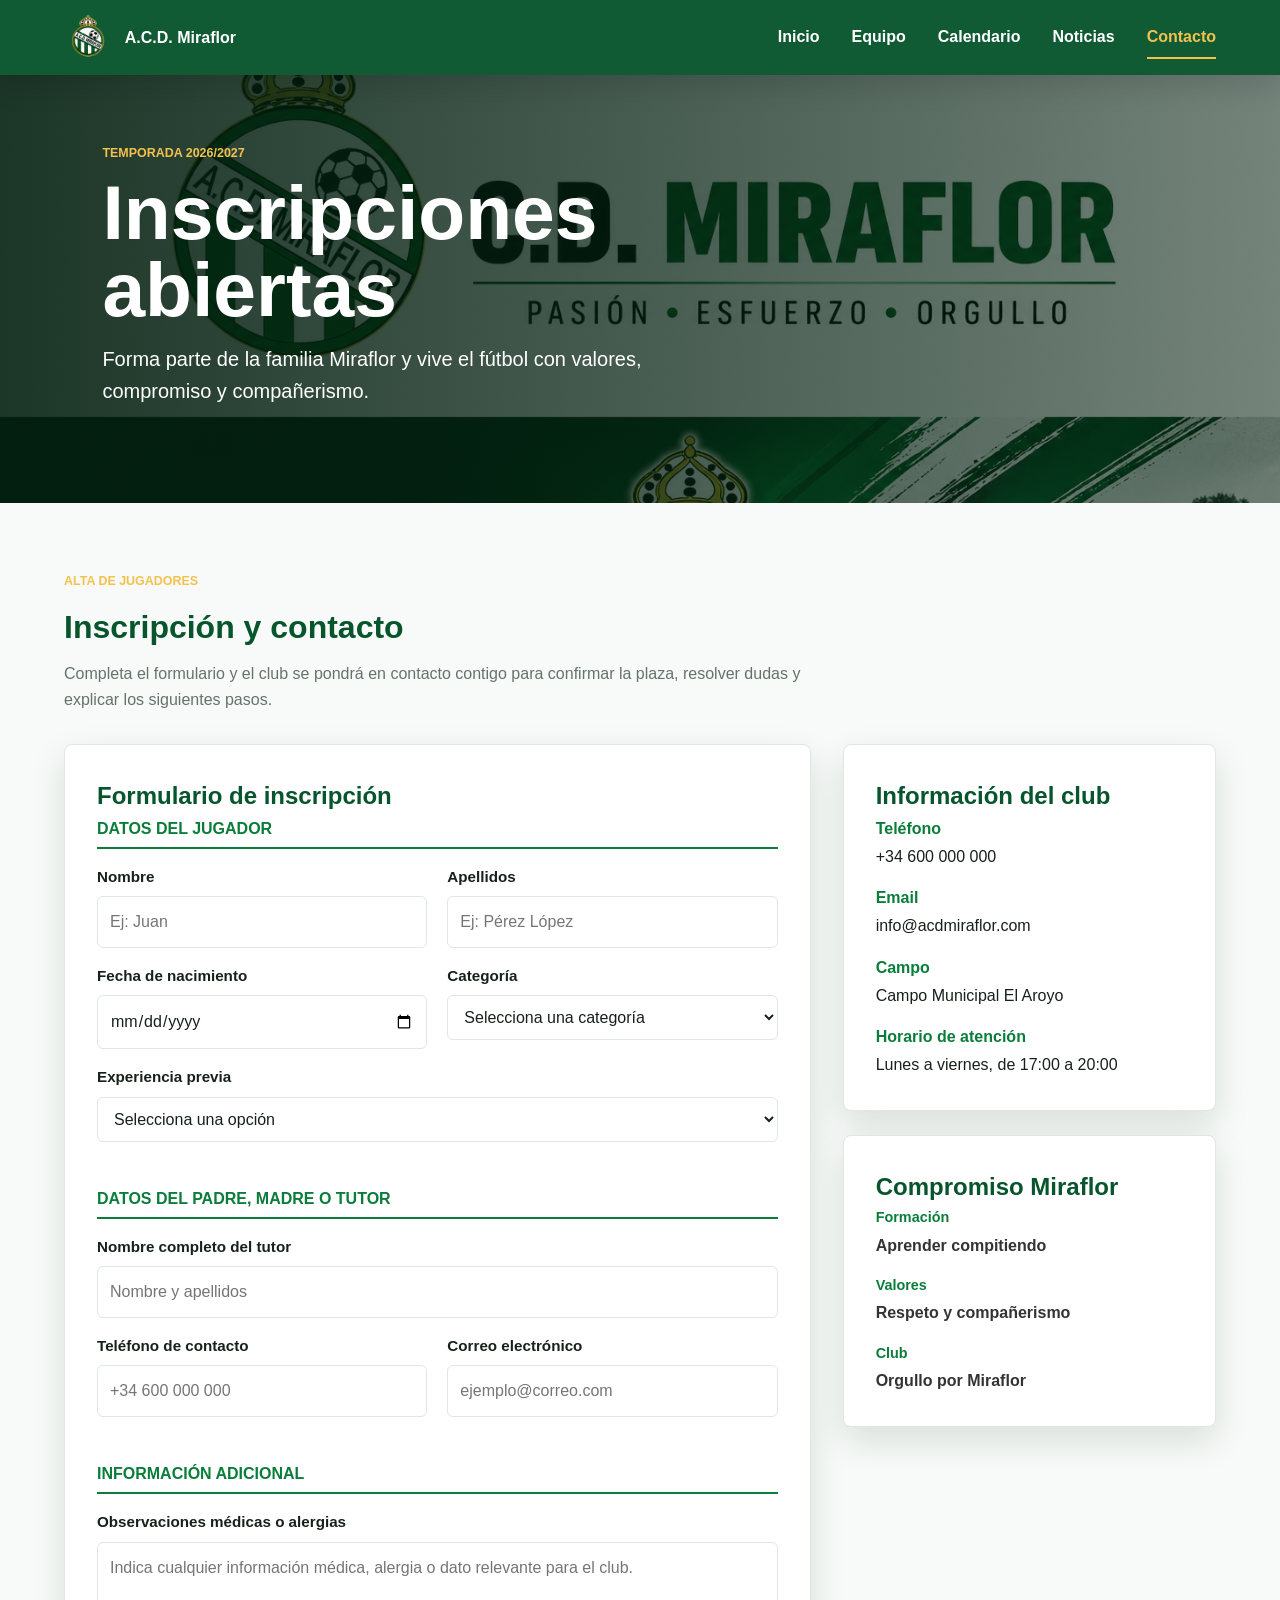
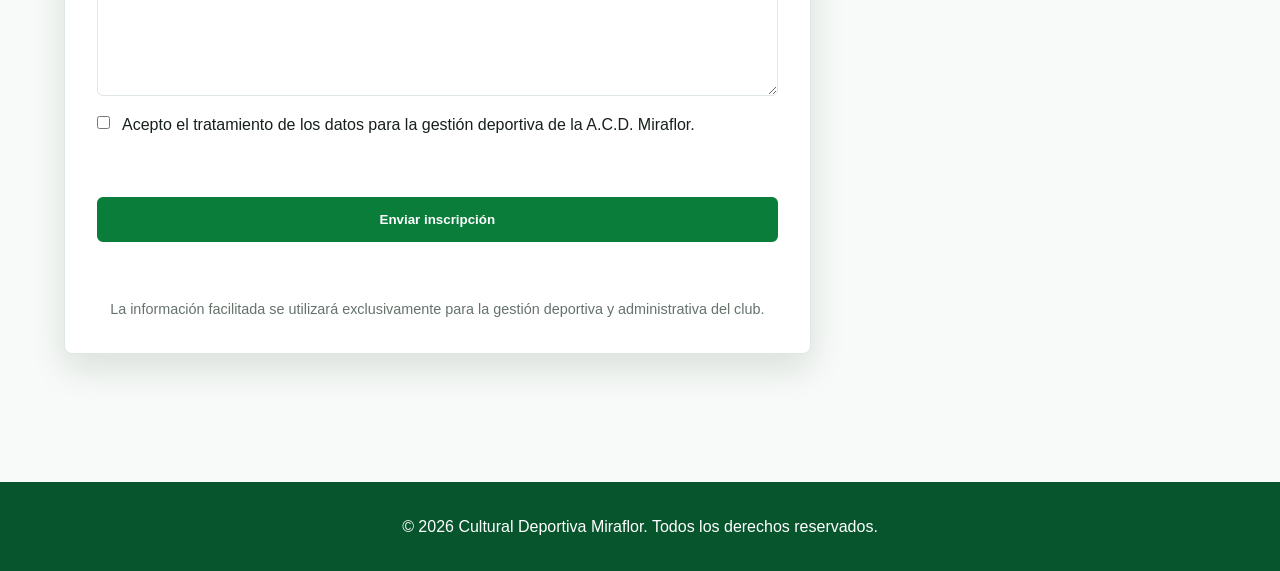
<file: pages/contacto.html>
<!DOCTYPE html>
<html lang="es">
<head>
  <meta charset="UTF-8">
  <meta name="viewport" content="width=device-width, initial-scale=1.0">
  <meta name="description" content="Formulario de inscripción y contacto de la A.C.D. Miraflor.">
  <title>Inscripciones y Contacto | A.C.D. Miraflor</title>

  <link rel="stylesheet" href="../assets/css/styles.css">
  <script src="../assets/js/main.js" defer></script>
</head>

<body>
  <header class="header">
    <a href="../index.html" class="header__logo" aria-label="Ir al inicio">
      <img src="../img/escudo/escudo_transparente.png.png" alt="Escudo A.C.D. Miraflor">
      <span>A.C.D. Miraflor</span>
    </a>

    <button class="header__toggle" id="menuToggle" type="button" aria-label="Abrir menú" aria-controls="navMenu" aria-expanded="false">☰</button>

    <nav class="nav" id="navMenu" aria-label="Menú principal">
      <ul class="nav__list">
        <li><a href="../index.html" class="nav__link">Inicio</a></li>
        <li><a href="equipo.html" class="nav__link">Equipo</a></li>
        <li><a href="calendario.html" class="nav__link">Calendario</a></li>
        <li><a href="Noticias.html" class="nav__link">Noticias</a></li>
        <li><a href="contacto.html" class="nav__link nav__link--active" aria-current="page">Contacto</a></li>
      </ul>
    </nav>
  </header>

  <main>
    <section class="hero hero--small" aria-labelledby="hero-title">
      <div class="hero__content">
        <p class="hero__eyebrow">Temporada 2026/2027</p>
        <h1 class="hero__title" id="hero-title">Inscripciones abiertas</h1>
        <p class="hero__subtitle">
          Forma parte de la familia Miraflor y vive el fútbol con valores, compromiso y compañerismo.
        </p>
      </div>
    </section>

    <section class="contact" aria-labelledby="contact-title">
      <div class="contact__intro">
        <p class="hero__eyebrow">Alta de jugadores</p>
        <h2 class="section-title" id="contact-title">Inscripción y contacto</h2>
        <p class="section-text">
          Completa el formulario y el club se pondrá en contacto contigo para confirmar la plaza,
          resolver dudas y explicar los siguientes pasos.
        </p>
      </div>

      <div class="contact__layout">
        <article class="contact__form-card" aria-labelledby="form-title">
          <form action="#" method="POST" class="form inscription-form">
            <h2 class="form__title" id="form-title">Formulario de inscripción</h2>

            <fieldset class="form__fieldset">
              <legend class="form__legend">Datos del jugador</legend>

              <div class="form__grid">
                <div class="form__group">
                  <label for="nombre" class="form__label">Nombre</label>
                  <input type="text" id="nombre" name="nombre" class="form__input" placeholder="Ej: Juan" autocomplete="given-name" required>
                </div>

                <div class="form__group">
                  <label for="apellidos" class="form__label">Apellidos</label>
                  <input type="text" id="apellidos" name="apellidos" class="form__input" placeholder="Ej: Pérez López" autocomplete="family-name" required>
                </div>
              </div>

              <div class="form__grid">
                <div class="form__group">
                  <label for="fecha-nac" class="form__label">Fecha de nacimiento</label>
                  <input type="date" id="fecha-nac" name="fecha-nac" class="form__input" required>
                </div>

                <div class="form__group">
                  <label for="categoria" class="form__label">Categoría</label>
                  <select id="categoria" name="categoria" class="form__input" required>
                    <option value="">Selecciona una categoría</option>
                    <option value="chupete">chupete</option>
                    <option value="prebenjamin">Prebenjamín</option>
                    <option value="benjamin">Benjamín</option>
                    <option value="alevin">Alevín</option>
                    <option value="infantil">Infantil</option>
                    <option value="cadete">Cadete</option>
                    <option value="juvenil">Juvenil</option>
                  </select>
                </div>
              </div>

              <div class="form__group">
                <label for="experiencia" class="form__label">Experiencia previa</label>
                <select id="experiencia" name="experiencia" class="form__input">
                  <option value="">Selecciona una opción</option>
                  <option value="sin-experiencia">Sin experiencia previa</option>
                  <option value="escuela">Escuela deportiva</option>
                  <option value="club">Ha jugado en otro club</option>
                </select>
              </div>
            </fieldset>

            <fieldset class="form__fieldset">
              <legend class="form__legend">Datos del padre, madre o tutor</legend>

              <div class="form__group">
                <label for="tutor" class="form__label">Nombre completo del tutor</label>
                <input type="text" id="tutor" name="tutor" class="form__input" placeholder="Nombre y apellidos" autocomplete="name" required>
              </div>

              <div class="form__grid">
                <div class="form__group">
                  <label for="tel" class="form__label">Teléfono de contacto</label>
                  <input type="tel" id="tel" name="tel" class="form__input" placeholder="+34 600 000 000" autocomplete="tel" required>
                </div>

                <div class="form__group">
                  <label for="email" class="form__label">Correo electrónico</label>
                  <input type="email" id="email" name="email" class="form__input" placeholder="ejemplo@correo.com" autocomplete="email" required>
                </div>
              </div>
            </fieldset>

            <fieldset class="form__fieldset">
              <legend class="form__legend">Información adicional</legend>

              <div class="form__group">
                <label for="obs" class="form__label">Observaciones médicas o alergias</label>
                <textarea id="obs" name="obs" class="form__textarea" rows="5" placeholder="Indica cualquier información médica, alergia o dato relevante para el club."></textarea>
              </div>

              <div class="form__group form__group--checkbox">
                <input type="checkbox" id="privacidad" name="privacidad" class="form__checkbox" required>
                <label for="privacidad" class="form__checkbox-label">
                  Acepto el tratamiento de los datos para la gestión deportiva de la A.C.D. Miraflor.
                </label>
              </div>
            </fieldset>

            <button type="submit" class="btn btn--primary btn--full">Enviar inscripción</button>
            <p class="form__status" id="formStatus" role="status" aria-live="polite"></p>
            <p class="form__note">
              La información facilitada se utilizará exclusivamente para la gestión deportiva y administrativa del club.
            </p>
          </form>
        </article>

        <aside class="contact__side" aria-label="Información de contacto del club">
          <article class="contact-info">
            <h2 class="contact-info__title">Información del club</h2>

            <ul class="contact-info__list">
              <li class="contact-info__item">
                <strong>Teléfono</strong>
                <a href="tel:+34600000000">+34 600 000 000</a>
              </li>

              <li class="contact-info__item">
                <strong>Email</strong>
                <a href="mailto:info@acdmiraflor.com">info@acdmiraflor.com</a>
              </li>

              <li class="contact-info__item">
                <strong>Campo</strong>
                <span>Campo Municipal El Aroyo</span>
              </li>

              <li class="contact-info__item">
                <strong>Horario de atención</strong>
                <span>Lunes a viernes, de 17:00 a 20:00</span>
              </li>
            </ul>
          </article>

          <article class="directive">
            <h2 class="directive__title">Compromiso Miraflor</h2>

            <div class="directive__grid">
              <div class="directive__member">
                <span class="directive__role">Formación</span>
                <strong class="directive__name">Aprender compitiendo</strong>
              </div>

              <div class="directive__member">
                <span class="directive__role">Valores</span>
                <strong class="directive__name">Respeto y compañerismo</strong>
              </div>

              <div class="directive__member">
                <span class="directive__role">Club</span>
                <strong class="directive__name">Orgullo por Miraflor</strong>
              </div>
            </div>
          </article>
        </aside>
      </div>
    </section>
  </main>

  <footer class="footer">
    <p>&copy; 2026 Cultural Deportiva Miraflor. Todos los derechos reservados.</p>
  </footer>
</body>
</html>
</file>
<file: assets/css/styles.css>
:root {
  --color-primary: #0a7d3b;
  --color-primary-dark: #07552c;
  --color-primary-soft: #e8f5ee;
  --color-secondary: #ffffff;
  --color-dark: #17211b;
  --color-muted: #65736b;
  --color-gray: #f4f7f5;
  --color-line: #dfe7e2;
  --color-shadow: rgba(8, 35, 20, 0.12);
  --color-accent-blue: #004a99;
  --color-gold: #f2c14e;
  --font-main: Arial, sans-serif;
  --transition: all 0.25s ease;
}

* {
  box-sizing: border-box;
  margin: 0;
  padding: 0;
}

html {
  scroll-behavior: smooth;
}

body {
  background: #f7faf8;
  color: var(--color-dark);
  font-family: var(--font-main);
  line-height: 1.6;
}

img {
  max-width: 100%;
}

.header {
  align-items: center;
  -webkit-backdrop-filter: blur(10px);
  backdrop-filter: blur(10px);
  background: rgba(7, 85, 44, 0.96);
  box-shadow: 0 10px 30px rgba(0, 0, 0, 0.14);
  color: white;
  display: flex;
  justify-content: space-between;
  padding: 0.85rem 5%;
  position: sticky;
  top: 0;
  z-index: 1000;
}

.header__logo {
  align-items: center;
  color: inherit;
  display: flex;
  font-weight: 800;
  gap: 0.8rem;
  text-decoration: none;
}

.header__logo img {
  height: 48px;
  object-fit: contain;
  width: 48px;
}

.header__toggle {
  background: none;
  border: 0;
  color: white;
  cursor: pointer;
  font-size: 1.9rem;
}

.nav__list {
  display: flex;
  flex-direction: column;
  gap: 1rem;
  list-style: none;
}

.nav__link {
  color: white;
  display: inline-block;
  font-weight: 800;
  padding: 0.5rem 0;
  text-decoration: none;
  transition: var(--transition);
}

.nav__link:hover,
.nav__link--active {
  border-bottom: 2px solid var(--color-gold);
  color: var(--color-gold);
}

.hero {
  align-items: center;
  background:
    linear-gradient(90deg, rgba(3, 32, 16, 0.9), rgba(3, 32, 16, 0.55)),
    url("/img/banner/banner.png.png") center / cover no-repeat;
  background-attachment: fixed;
  color: white;
  display: flex;
  justify-content: flex-start;
  min-height: 64vh;
  overflow: hidden;
  padding: 5rem 8%;
  position: relative;
  text-align: left;
}

.hero--small {
  min-height: 40vh;
  padding: 4rem 8%;
}

.hero__content {
  max-width: 780px;
}

.hero__eyebrow,
.card-kicker {
  color: var(--color-gold);
  display: inline-block;
  font-size: 0.78rem;
  font-weight: 900;
  letter-spacing: 0;
  margin-bottom: 0.6rem;
  text-transform: uppercase;
}

.hero__title {
  font-size: clamp(2.5rem, 6vw, 5.2rem);
  line-height: 1;
}

.hero__subtitle {
  font-size: 1.25rem;
  margin: 1rem 0 2rem;
  max-width: 650px;
}

.hero__actions {
  display: flex;
  flex-wrap: wrap;
  gap: 0.8rem;
}

.btn {
  border: 0;
  border-radius: 6px;
  cursor: pointer;
  display: inline-block;
  font-weight: 800;
  padding: 0.8rem 1.4rem;
  text-align: center;
  text-decoration: none;
  transition: var(--transition);
}

.btn--primary {
  background: var(--color-primary);
  border: 2px solid var(--color-primary);
  color: white;
}

.btn--primary:hover {
  background: var(--color-primary-dark);
  border-color: var(--color-primary-dark);
  color: white;
}

.btn--secondary {
  background: transparent;
  border: 1px solid var(--color-primary);
  color: var(--color-primary);
}

.btn--secondary:hover {
  background: var(--color-primary);
  color: white;
}

.btn--ghost {
  background: rgba(255, 255, 255, 0.12);
  border: 2px solid rgba(255, 255, 255, 0.75);
  color: white;
}

.btn--ghost:hover {
  background: white;
  color: var(--color-primary-dark);
}

.btn--full {
  margin-top: 1rem;
  width: 100%;
}

.club-strip {
  background: var(--color-primary-dark);
  color: white;
  display: grid;
  gap: 1px;
  grid-template-columns: repeat(3, 1fr);
}

.club-strip div {
  background: rgba(255, 255, 255, 0.06);
  padding: 1.25rem 5vw;
}

.club-strip strong,
.club-strip span {
  display: block;
}

.club-strip span {
  color: #d7e6dd;
  font-size: 0.95rem;
}

.info {
  margin: 0 auto;
  max-width: 1200px;
  padding: 4rem 5%;
}

.info__card {
  background: white;
  border: 1px solid var(--color-line);
  border-radius: 8px;
  box-shadow: 0 14px 36px var(--color-shadow);
  margin-bottom: 2rem;
  padding: 2rem;
}

.info__card--highlight {
  background: linear-gradient(135deg, var(--color-primary-soft), white);
  border: 2px solid var(--color-primary);
}

.home-card {
  display: flex;
  flex-direction: column;
  gap: 0.75rem;
}

.home-card h2,
.section-title,
.form__title,
.contact-info__title,
.directive__title {
  color: var(--color-primary-dark);
}

.home-card__link {
  align-self: flex-start;
  margin-top: auto;
}

.home-news__date {
  color: var(--color-muted);
  font-size: 0.9rem;
  font-weight: 800;
}

.home-news__score,
.news-card__score {
  color: var(--color-primary);
  font-weight: 800;
}

.team {
  margin: 0 auto;
  max-width: 1300px;
  padding: 4rem 5%;
}

.page-heading {
  margin-bottom: 2rem;
  max-width: 760px;
}

.page-heading h1 {
  color: var(--color-primary-dark);
  font-size: clamp(2rem, 4vw, 3.4rem);
  line-height: 1;
}

.page-heading p,
.section-text,
.calendar-source {
  color: var(--color-muted);
}

.team__grid {
  display: grid;
  gap: 2rem;
  grid-template-columns: 1fr;
}

.player-card {
  background: white;
  border: 1px solid var(--color-line);
  border-radius: 8px;
  box-shadow: 0 14px 34px var(--color-shadow);
  cursor: pointer;
  overflow: hidden;
  transition: var(--transition);
}

.player-card:hover {
  transform: translateY(-6px);
}

.player-card__img {
  background: var(--color-primary-soft);
  height: 280px;
  object-fit: cover;
  width: 100%;
}

.player-card__body {
  padding: 1.2rem;
  text-align: center;
}

.player-card__number {
  color: var(--color-primary);
  font-size: 1.5rem;
  font-weight: 900;
}

.player-card__name {
  font-size: 1.1rem;
  margin: 0.3rem 0;
  text-transform: uppercase;
}

.player-card__position {
  color: var(--color-muted);
  font-size: 0.9rem;
}

.table-container {
  border: 1px solid var(--color-line);
  border-radius: 8px;
  margin-top: 1rem;
  overflow-x: auto;
}

.calendar-table {
  background: white;
  border-collapse: collapse;
  text-align: left;
  width: 100%;
}

.calendar-table th {
  background: var(--color-primary-dark);
  color: white;
  padding: 12px;
}

.calendar-table td {
  border-bottom: 1px solid #edf2ee;
  padding: 12px;
}

.calendar-table tbody tr:hover {
  background: var(--color-primary-soft);
}

.section-row {
  align-items: center;
  display: flex;
  gap: 1rem;
  justify-content: space-between;
}

.match-status {
  border-radius: 999px;
  display: inline-block;
  font-size: 0.8rem;
  font-weight: 800;
  padding: 0.2rem 0.55rem;
  white-space: nowrap;
}

.match-status--played {
  background: #e8f5ee;
  color: #0a7d3b;
}

.match-status--upcoming {
  background: #eef3ff;
  color: #004a99;
}

.news-section {
  margin: 0 auto;
  padding: 4rem 0;
  width: min(1200px, 90%);
}

.news-section__header {
  margin-bottom: 2rem;
  max-width: 760px;
}

.news-list,
.info--news-grid {
  display: grid;
  gap: 2rem;
  grid-template-columns: repeat(auto-fit, minmax(300px, 1fr));
}

.news-card {
  display: flex;
  flex-direction: column;
  overflow: hidden;
  padding: 0 !important;
}

.news-card__image {
  background: var(--color-primary-soft);
  background-position: center;
  background-size: cover;
  height: 200px;
}

.news-card__image--generated {
  align-items: center;
  background: linear-gradient(135deg, var(--color-primary-dark), var(--color-primary), var(--color-accent-blue));
  color: white;
  display: flex;
  justify-content: center;
}

.news-card__image--generated span {
  border: 2px solid rgba(255, 255, 255, 0.8);
  border-radius: 999px;
  font-size: 2rem;
  font-weight: 900;
  padding: 0.5rem 1rem;
}

.news-card__content {
  padding: 1.5rem;
}

.news-card__date {
  color: var(--color-muted);
  font-size: 0.85rem;
  font-weight: 800;
}

.news-empty {
  background: white;
  border: 1px solid var(--color-line);
  border-radius: 8px;
  box-shadow: 0 14px 36px var(--color-shadow);
  padding: 2rem;
}

.contact {
  margin: 0 auto;
  padding: 4rem 0;
  width: min(1180px, 90%);
}

.contact__intro {
  margin-bottom: 2rem;
  max-width: 760px;
}

.section-title {
  font-size: 2rem;
  margin-bottom: 0.5rem;
}

.contact__layout {
  align-items: start;
  display: grid;
  gap: 2rem;
  grid-template-columns: minmax(0, 2fr) minmax(280px, 1fr);
}

.contact__form-card,
.contact-info,
.directive {
  background: white;
  border: 1px solid var(--color-line);
  border-radius: 8px;
  box-shadow: 0 14px 36px var(--color-shadow);
  padding: 2rem;
}

.contact__side {
  display: grid;
  gap: 1.5rem;
}

.form__fieldset {
  border: 0;
  margin: 0 0 1.75rem;
}

.form__legend {
  border-bottom: 2px solid var(--color-primary);
  color: var(--color-primary);
  font-weight: 900;
  margin-bottom: 1rem;
  padding-bottom: 0.35rem;
  text-transform: uppercase;
  width: 100%;
}

.form__grid {
  display: grid;
  gap: 1.25rem;
  grid-template-columns: repeat(2, minmax(0, 1fr));
}

.form__group {
  display: flex;
  flex-direction: column;
  margin-bottom: 1rem;
}

.form__label {
  font-size: 0.95rem;
  font-weight: 800;
  margin-bottom: 0.45rem;
}

.form__input,
.form__textarea {
  background: #fff;
  border: 1px solid var(--color-line);
  border-radius: 6px;
  color: var(--color-dark);
  font: inherit;
  padding: 12px;
  width: 100%;
}

.form__input:focus,
.form__textarea:focus {
  border-color: var(--color-primary);
  box-shadow: 0 0 0 3px rgba(10, 125, 59, 0.12);
  outline: none;
}

.form__group--checkbox {
  align-items: flex-start;
  flex-direction: row;
  gap: 0.75rem;
}

.form__checkbox {
  accent-color: var(--color-primary);
  margin-top: 0.25rem;
}

.form__note,
.form__status {
  font-size: 0.9rem;
  margin-top: 1rem;
  text-align: center;
}

.form__note {
  color: var(--color-muted);
}

.form__status {
  color: var(--color-primary);
  font-weight: 800;
  min-height: 1.5rem;
}

.form__status[data-type="success"] {
  color: var(--color-primary);
}

.form__status[data-type="error"] {
  color: #b42318;
}

.form__status[data-type="info"] {
  color: var(--color-accent-blue);
}

.form button:disabled {
  cursor: not-allowed;
  opacity: 0.65;
}

.contact-info__list {
  display: grid;
  gap: 1rem;
  list-style: none;
}

.contact-info__item {
  display: grid;
  gap: 0.15rem;
}

.contact-info__item strong,
.directive__role {
  color: var(--color-primary);
}

.contact-info__item a {
  color: var(--color-dark);
  text-decoration: none;
}

.contact-info__item a:hover {
  color: var(--color-primary);
}

.directive__grid,
.directive__member {
  display: grid;
  gap: 1rem;
}

.directive__member {
  gap: 0.2rem;
}

.directive__role {
  font-size: 0.9rem;
  font-weight: 900;
}

.directive__name {
  color: #333;
}

.modal {
  align-items: center;
  background: rgba(0, 0, 0, 0.78);
  display: flex;
  height: 100%;
  justify-content: center;
  left: 0;
  opacity: 0;
  position: fixed;
  top: 0;
  transition: var(--transition);
  visibility: hidden;
  width: 100%;
  z-index: 2000;
}

.modal--open {
  opacity: 1;
  visibility: visible;
}

.modal__content {
  background: white;
  border-radius: 8px;
  max-width: 560px;
  padding: 2rem;
  position: relative;
  text-align: center;
  width: 90%;
}

.modal__close {
  background: none;
  border: none;
  cursor: pointer;
  font-size: 1.8rem;
  position: absolute;
  right: 15px;
  top: 10px;
}

.modal__img {
  border-radius: 8px;
  height: 260px;
  margin-bottom: 1rem;
  object-fit: cover;
  width: 100%;
}

.modal__position {
  color: var(--color-primary);
  font-weight: 900;
  text-transform: uppercase;
}

.modal__stats {
  display: grid;
  gap: 0.75rem;
  grid-template-columns: repeat(3, 1fr);
  margin: 1rem 0;
}

.modal__stats span {
  background: var(--color-primary-soft);
  border-radius: 8px;
  color: var(--color-muted);
  padding: 0.75rem;
}

.modal__stats strong {
  color: var(--color-primary-dark);
  display: block;
  font-size: 1.2rem;
}

.footer {
  background: var(--color-primary-dark);
  color: white;
  margin-top: 4rem;
  padding: 2rem;
  text-align: center;
}

@media (max-width: 600px) {
  .hero {
    background-attachment: scroll;
    padding: 4rem 1.25rem;
  }

  .hero__title {
    font-size: 2.25rem;
  }

  .club-strip,
  .form__grid,
  .modal__stats {
    grid-template-columns: 1fr;
  }

  .contact {
    padding: 2.5rem 0;
    width: min(100% - 2rem, 1180px);
  }

  .contact__form-card,
  .contact-info,
  .directive,
  .info__card {
    padding: 1.25rem;
  }

  .section-row {
    align-items: flex-start;
    flex-direction: column;
  }
}

@media (max-width: 900px) {
  .contact__layout {
    grid-template-columns: 1fr;
  }
}

@media (max-width: 1023px) {
  .nav {
    background: var(--color-primary-dark);
    box-shadow: 0 8px 18px var(--color-shadow);
    display: none;
    left: 0;
    padding: 1rem 5%;
    position: absolute;
    top: 100%;
    width: 100%;
  }

  .nav.nav--open {
    display: block;
  }
}

@media (min-width: 600px) {
  .team__grid {
    grid-template-columns: repeat(2, 1fr);
  }
}

@media (min-width: 1024px) {
  .header__toggle {
    display: none;
  }

  .nav__list {
    flex-direction: row;
    gap: 2rem;
  }

  .team__grid {
    grid-template-columns: repeat(4, 1fr);
  }

  .info {
    display: grid;
    gap: 2rem;
    grid-template-columns: repeat(3, 1fr);
  }

  .info .info__card {
    margin-bottom: 0;
  }

  .info__card--wide {
    grid-column: 1 / -1;
  }
}
</file>
